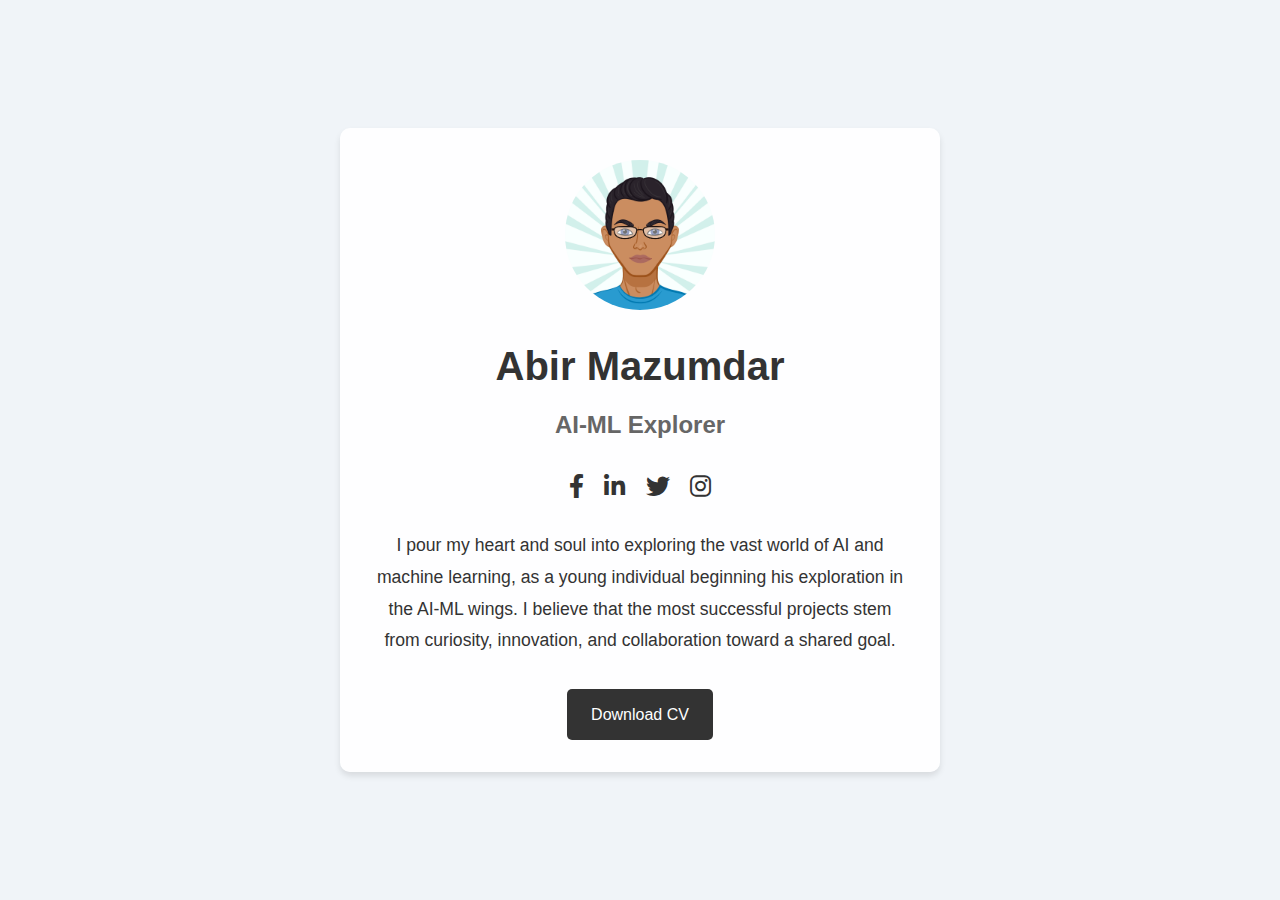
<file: index.html>
<!DOCTYPE html>
<html lang="en">
<head>
    <meta charset="UTF-8">
    <meta name="viewport" content="width=device-width, initial-scale=1.0">
    <title>Abir Mazumdar - AI-ML Explorer</title>
    <link rel="stylesheet" href="styles.css">
    <link rel="stylesheet" href="https://cdnjs.cloudflare.com/ajax/libs/font-awesome/6.0.0-beta3/css/all.min.css">
</head>
<body>
    <div class="container">
        <div class="profile">
            <img src="PIC2.png" alt="Abir Mazumdar" class="profile-pic">
            <h1>Abir Mazumdar</h1>
            <h2>AI-ML Explorer</h2>
            <div class="social-links">
                <a href="#" aria-label="Facebook"><i class="fab fa-facebook-f"></i></a>
                <a href="#" aria-label="LinkedIn"><i class="fab fa-linkedin-in"></i></a>
                <a href="#" aria-label="Twitter"><i class="fab fa-twitter"></i></a>
                <a href="#" aria-label="Instagram"><i class="fab fa-instagram"></i></a>
            </div>
            <p class="bio">
                I pour my heart and soul into exploring the vast world of AI and machine learning, 
                as a young individual beginning his exploration in the AI-ML wings. I believe that 
                the most successful projects stem from curiosity, innovation, and collaboration 
                toward a shared goal.
            </p>
            <a href="#" class="cv-button" aria-label="Download CV">Download CV</a>
        </div>
    </div>
    <script src="script.js"></script>
</body>
</html>
</file>
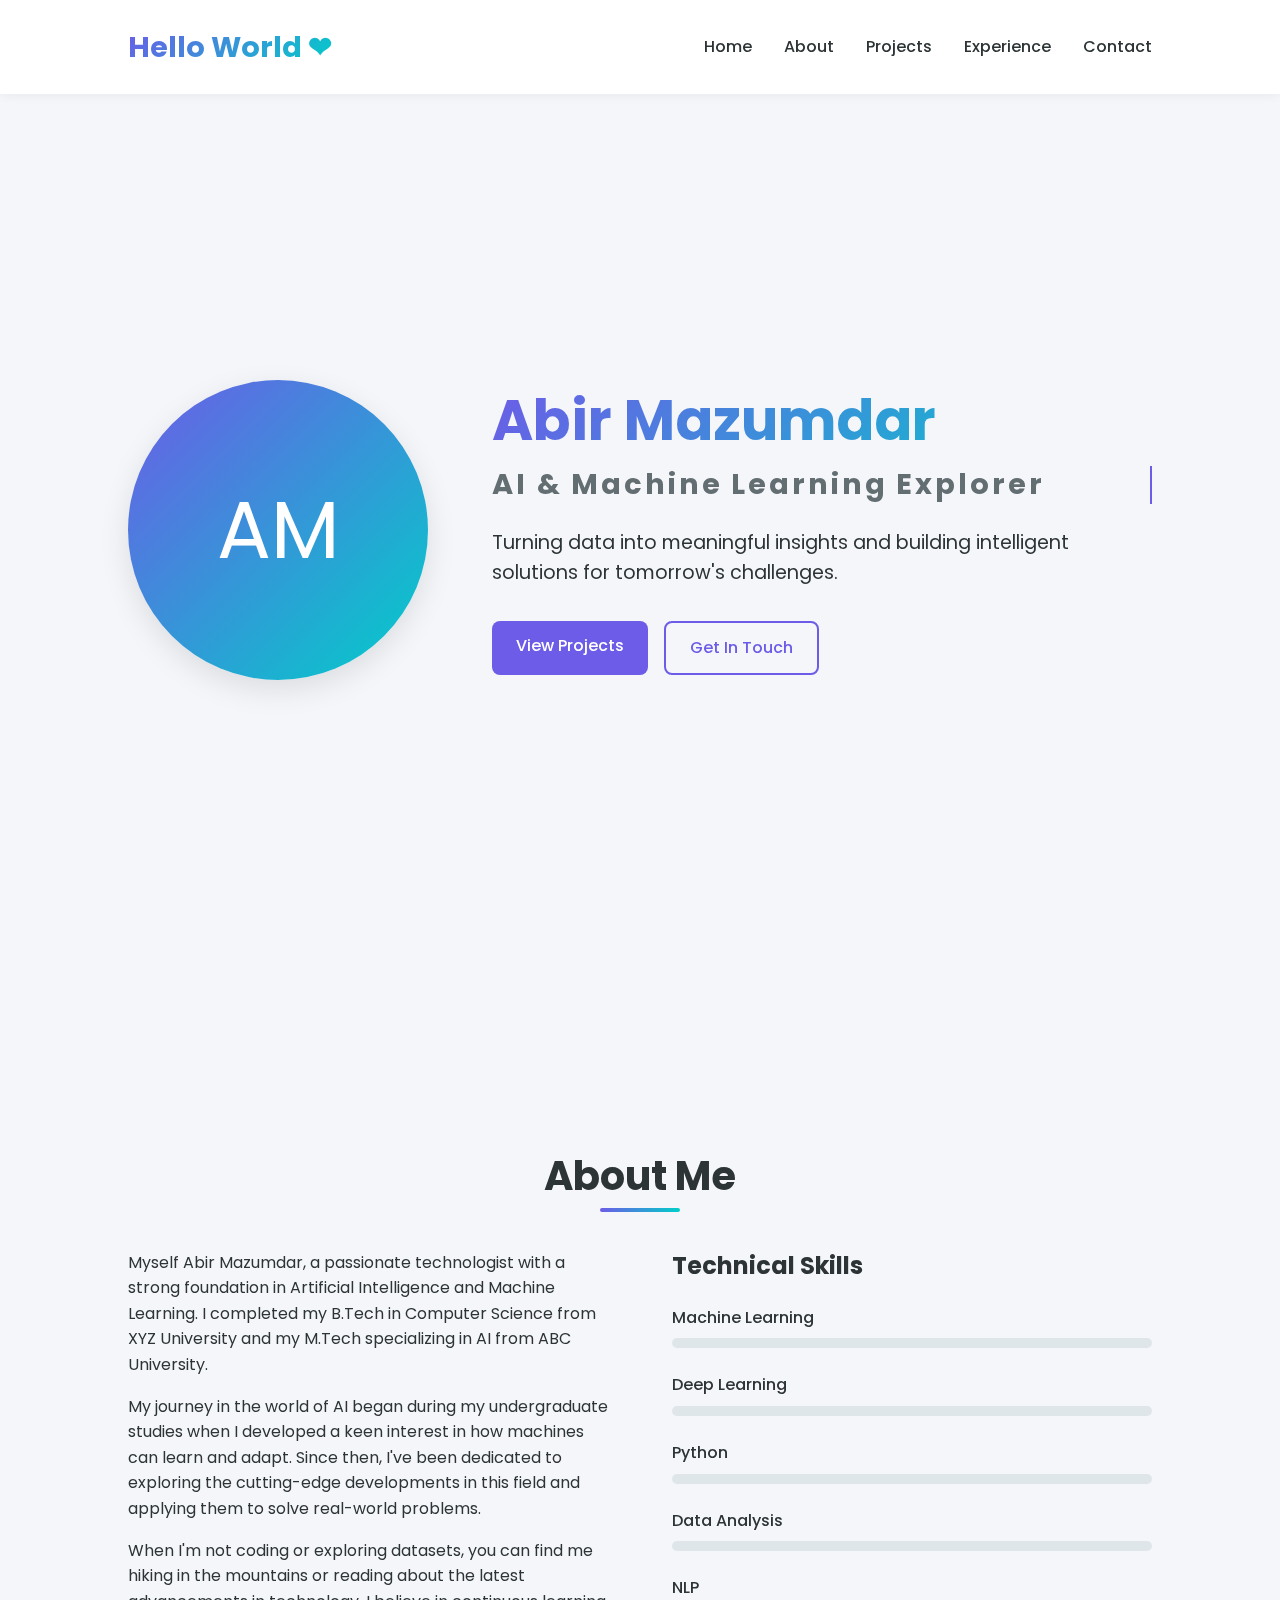
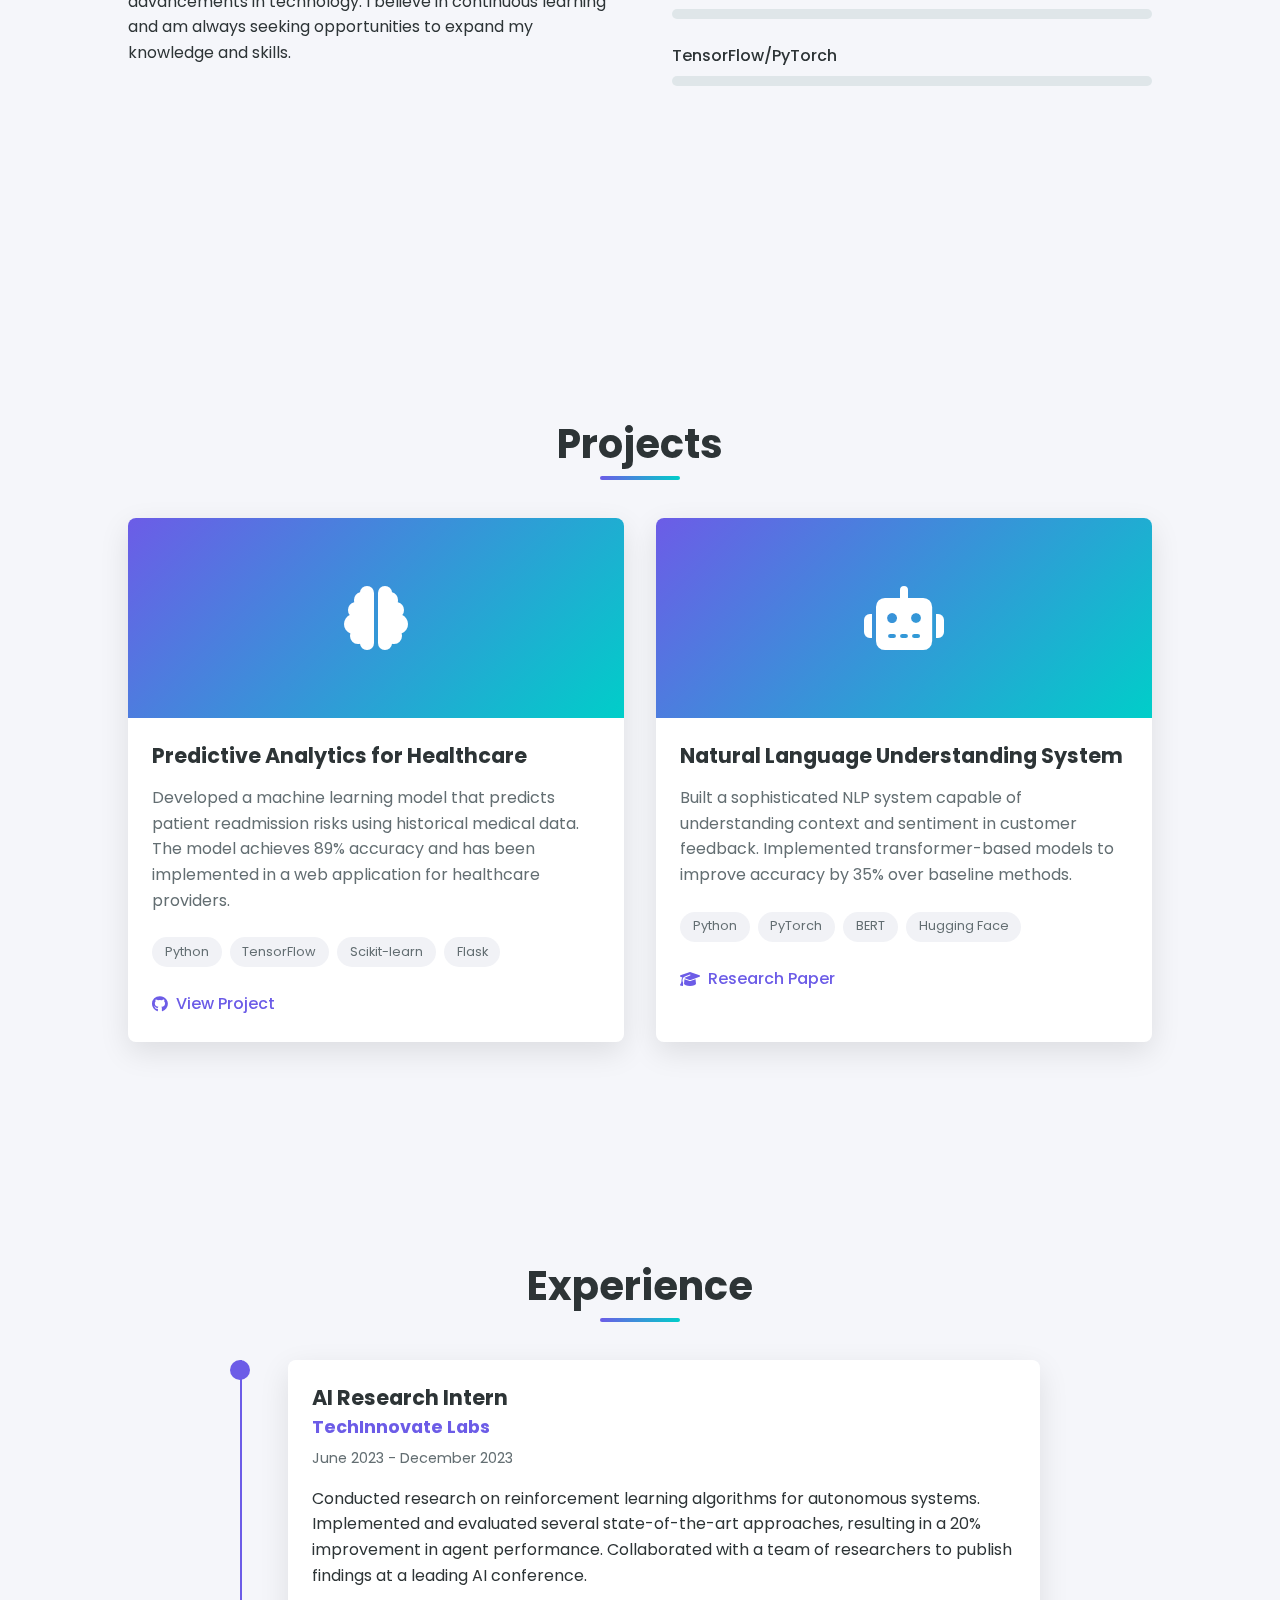
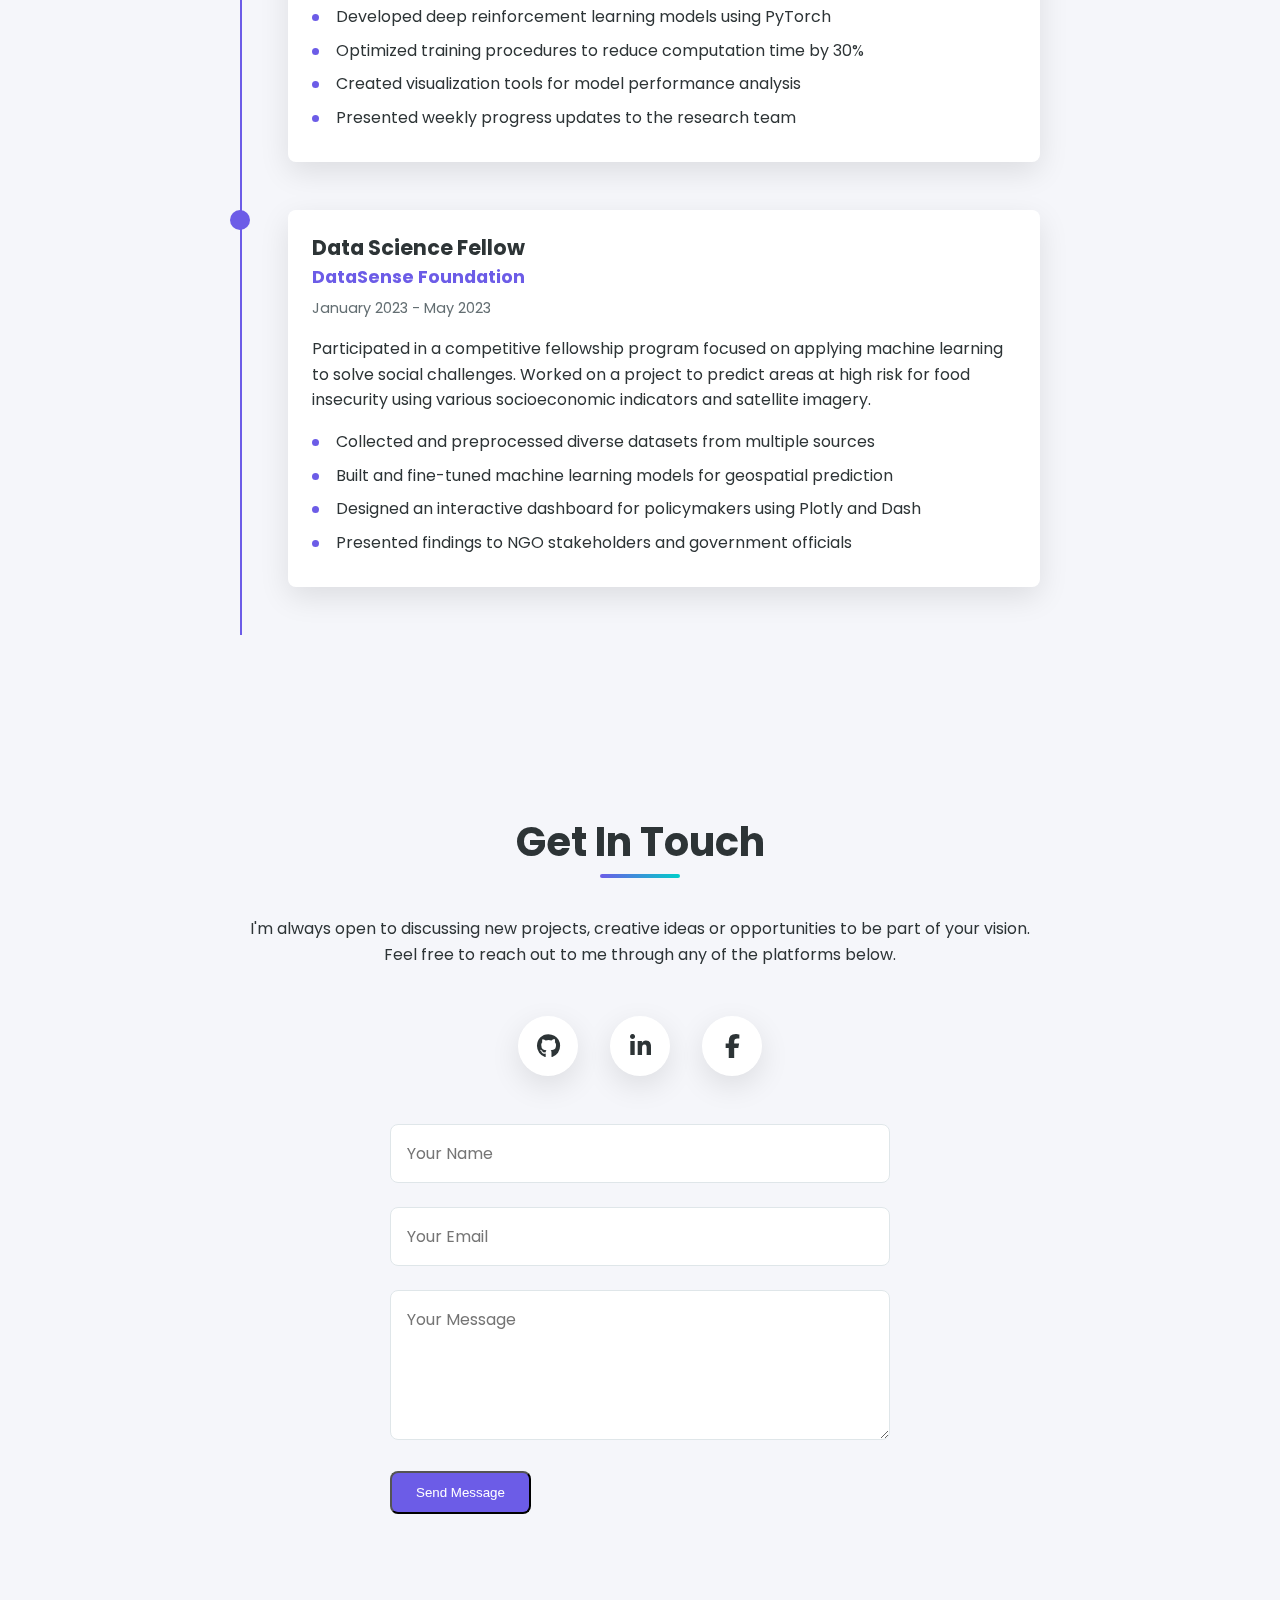
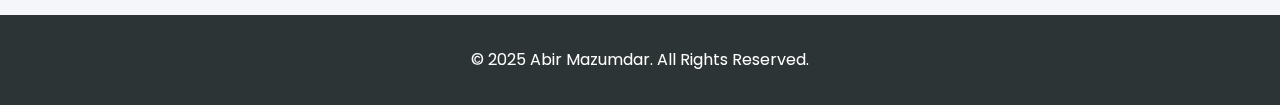
<file: New-One/index.html>
<!DOCTYPE html>
<html lang="en">
<head>
    <meta charset="UTF-8">
    <meta name="viewport" content="width=device-width, initial-scale=1.0">
    <title>Abir Mazumdar | Portfolio</title>
    <link rel="stylesheet" href="styles.css">
    <link rel="stylesheet" href="https://cdnjs.cloudflare.com/ajax/libs/font-awesome/6.4.0/css/all.min.css">
    <link href="https://fonts.googleapis.com/css2?family=Poppins:wght@300;400;500;600;700&display=swap" rel="stylesheet">
</head>
<body>
    <div class="carousel-background">
        <!-- Background carousel images will be loaded via JS -->
    </div>

    <header>
        <div class="logo">Hello World ❤</div>
        <nav>
            <ul class="nav-links">
                <li><a href="#home">Home</a></li>
                <li><a href="#about">About</a></li>
                <li><a href="#projects">Projects</a></li>
                <li><a href="#experience">Experience</a></li>
                <li><a href="#contact">Contact</a></li>
            </ul>
        </nav>
        <div class="burger">
            <div class="line1"></div>
            <div class="line2"></div>
            <div class="line3"></div>
        </div>
    </header>

    <main>
        <section id="home" class="section">
            <div class="profile-container">
                <div class="profile-image">
                    <!-- Placeholder for profile image -->
                    <div class="profile-placeholder">
                        <span>AM</span>
                    </div>
                </div>
                <div class="profile-content">
                    <h1>Abir Mazumdar</h1>
                    <h2 class="typewriter">AI & Machine Learning Explorer</h2>
                    <p>Turning data into meaningful insights and building intelligent solutions for tomorrow's challenges.</p>
                    <div class="cta-buttons">
                        <a href="#projects" class="btn primary">View Projects</a>
                        <a href="#contact" class="btn secondary">Get In Touch</a>
                    </div>
                </div>
            </div>
        </section>

        <section id="about" class="section">
            <h2>About Me</h2>
            <div class="about-container">
                <div class="about-text">
                    <p>Myself Abir Mazumdar, a passionate technologist with a strong foundation in Artificial Intelligence and Machine Learning. I completed my B.Tech in Computer Science from XYZ University and my M.Tech specializing in AI from ABC University.</p>
                    <p>My journey in the world of AI began during my undergraduate studies when I developed a keen interest in how machines can learn and adapt. Since then, I've been dedicated to exploring the cutting-edge developments in this field and applying them to solve real-world problems.</p>
                    <p>When I'm not coding or exploring datasets, you can find me hiking in the mountains or reading about the latest advancements in technology. I believe in continuous learning and am always seeking opportunities to expand my knowledge and skills.</p>
                </div>
                <div class="skills-container">
                    <h3>Technical Skills</h3>
                    <div class="skills">
                        <div class="skill">
                            <span>Machine Learning</span>
                            <div class="skill-bar">
                                <div class="skill-level" style="width: 90%"></div>
                            </div>
                        </div>
                        <div class="skill">
                            <span>Deep Learning</span>
                            <div class="skill-bar">
                                <div class="skill-level" style="width: 85%"></div>
                            </div>
                        </div>
                        <div class="skill">
                            <span>Python</span>
                            <div class="skill-bar">
                                <div class="skill-level" style="width: 95%"></div>
                            </div>
                        </div>
                        <div class="skill">
                            <span>Data Analysis</span>
                            <div class="skill-bar">
                                <div class="skill-level" style="width: 88%"></div>
                            </div>
                        </div>
                        <div class="skill">
                            <span>NLP</span>
                            <div class="skill-bar">
                                <div class="skill-level" style="width: 80%"></div>
                            </div>
                        </div>
                        <div class="skill">
                            <span>TensorFlow/PyTorch</span>
                            <div class="skill-bar">
                                <div class="skill-level" style="width: 82%"></div>
                            </div>
                        </div>
                    </div>
                </div>
            </div>
        </section>

        <section id="projects" class="section">
            <h2>Projects</h2>
            <div class="projects-container">
                <div class="project-card">
                    <div class="project-image">
                        <div class="project-placeholder">
                            <i class="fas fa-brain"></i>
                        </div>
                    </div>
                    <div class="project-content">
                        <h3>Predictive Analytics for Healthcare</h3>
                        <p>Developed a machine learning model that predicts patient readmission risks using historical medical data. The model achieves 89% accuracy and has been implemented in a web application for healthcare providers.</p>
                        <div class="project-technologies">
                            <span>Python</span>
                            <span>TensorFlow</span>
                            <span>Scikit-learn</span>
                            <span>Flask</span>
                        </div>
                        <a href="https://github.com/username/healthcare-analytics" target="_blank" class="project-link">
                            <i class="fab fa-github"></i> View Project
                        </a>
                    </div>
                </div>
                <div class="project-card">
                    <div class="project-image">
                        <div class="project-placeholder">
                            <i class="fas fa-robot"></i>
                        </div>
                    </div>
                    <div class="project-content">
                        <h3>Natural Language Understanding System</h3>
                        <p>Built a sophisticated NLP system capable of understanding context and sentiment in customer feedback. Implemented transformer-based models to improve accuracy by 35% over baseline methods.</p>
                        <div class="project-technologies">
                            <span>Python</span>
                            <span>PyTorch</span>
                            <span>BERT</span>
                            <span>Hugging Face</span>
                        </div>
                        <a href="https://scholar.google.com/example" target="_blank" class="project-link">
                            <i class="fas fa-graduation-cap"></i> Research Paper
                        </a>
                    </div>
                </div>
            </div>
        </section>

        <section id="experience" class="section">
            <h2>Experience</h2>
            <div class="timeline">
                <div class="timeline-item">
                    <div class="timeline-dot"></div>
                    <div class="timeline-content">
                        <h3>AI Research Intern</h3>
                        <h4>TechInnovate Labs</h4>
                        <p class="timeline-date">June 2023 - December 2023</p>
                        <p>Conducted research on reinforcement learning algorithms for autonomous systems. Implemented and evaluated several state-of-the-art approaches, resulting in a 20% improvement in agent performance. Collaborated with a team of researchers to publish findings at a leading AI conference.</p>
                        <ul class="responsibilities">
                            <li>Developed deep reinforcement learning models using PyTorch</li>
                            <li>Optimized training procedures to reduce computation time by 30%</li>
                            <li>Created visualization tools for model performance analysis</li>
                            <li>Presented weekly progress updates to the research team</li>
                        </ul>
                    </div>
                </div>
                <div class="timeline-item">
                    <div class="timeline-dot"></div>
                    <div class="timeline-content">
                        <h3>Data Science Fellow</h3>
                        <h4>DataSense Foundation</h4>
                        <p class="timeline-date">January 2023 - May 2023</p>
                        <p>Participated in a competitive fellowship program focused on applying machine learning to solve social challenges. Worked on a project to predict areas at high risk for food insecurity using various socioeconomic indicators and satellite imagery.</p>
                        <ul class="responsibilities">
                            <li>Collected and preprocessed diverse datasets from multiple sources</li>
                            <li>Built and fine-tuned machine learning models for geospatial prediction</li>
                            <li>Designed an interactive dashboard for policymakers using Plotly and Dash</li>
                            <li>Presented findings to NGO stakeholders and government officials</li>
                        </ul>
                    </div>
                </div>
            </div>
        </section>

        <section id="contact" class="section">
            <h2>Get In Touch</h2>
            <div class="contact-container">
                <div class="contact-text">
                    <p>I'm always open to discussing new projects, creative ideas or opportunities to be part of your vision. Feel free to reach out to me through any of the platforms below.</p>
                </div>
                <div class="social-links">
                    <a href="https://github.com/username" target="_blank" class="social-link github">
                        <i class="fab fa-github"></i>
                    </a>
                    <a href="https://linkedin.com/in/username" target="_blank" class="social-link linkedin">
                        <i class="fab fa-linkedin-in"></i>
                    </a>
                    <a href="https://facebook.com/username" target="_blank" class="social-link facebook">
                        <i class="fab fa-facebook-f"></i>
                    </a>
                </div>
                <div class="contact-form">
                    <form id="contactForm">
                        <div class="form-group">
                            <input type="text" id="name" name="name" placeholder="Your Name" required>
                        </div>
                        <div class="form-group">
                            <input type="email" id="email" name="email" placeholder="Your Email" required>
                        </div>
                        <div class="form-group">
                            <textarea id="message" name="message" placeholder="Your Message" required></textarea>
                        </div>
                        <button type="submit" class="btn primary">Send Message</button>
                    </form>
                </div>
            </div>
        </section>
    </main>

    <footer>
        <div class="footer-content">
            <p>&copy; 2025 Abir Mazumdar. All Rights Reserved.</p>
        </div>
    </footer>

    <script src="script.js"></script>
</body>
</html>
</file>
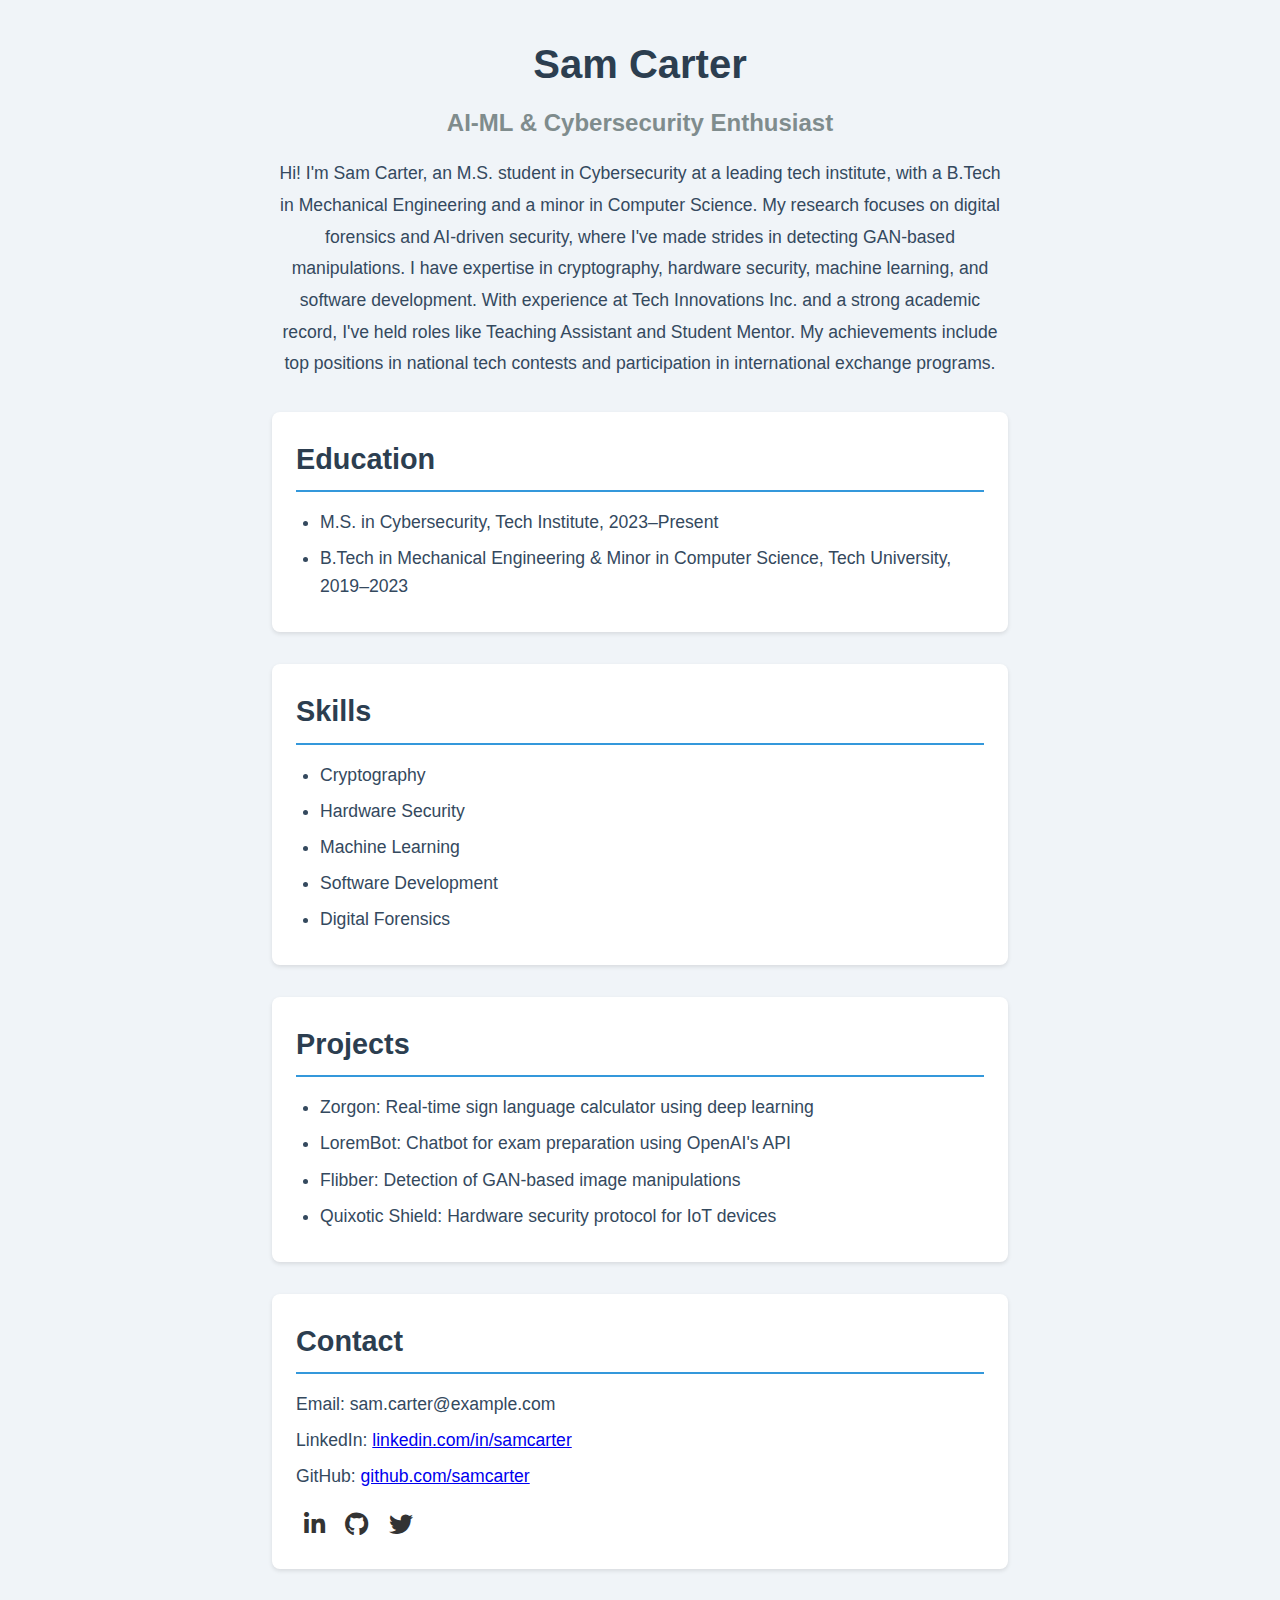
<file: Section-Wise-Slab Template/index.html>
<!DOCTYPE html>
<html lang="en">
<head>
    <meta charset="UTF-8">
    <meta name="viewport" content="width=device-width, initial-scale=1.0">
    <title>Sam Carter - AI-ML & Cybersecurity Portfolio</title>
    <link rel="stylesheet" href="styles.css">
    <link rel="stylesheet" href="https://cdnjs.cloudflare.com/ajax/libs/font-awesome/6.0.0-beta3/css/all.min.css">
</head>
<body>
    <div class="container">
        <header>
            <h1>Sam Carter</h1>
            <h2>AI-ML & Cybersecurity Enthusiast</h2>
            <p class="bio">
                Hi! I'm Sam Carter, an M.S. student in Cybersecurity at a leading tech institute, with a B.Tech in Mechanical Engineering and a minor in Computer Science. My research focuses on digital forensics and AI-driven security, where I've made strides in detecting GAN-based manipulations. I have expertise in cryptography, hardware security, machine learning, and software development. With experience at Tech Innovations Inc. and a strong academic record, I've held roles like Teaching Assistant and Student Mentor. My achievements include top positions in national tech contests and participation in international exchange programs.
            </p>
        </header>

        <section class="education">
            <h3>Education</h3>
            <ul>
                <li>M.S. in Cybersecurity, Tech Institute, 2023–Present</li>
                <li>B.Tech in Mechanical Engineering & Minor in Computer Science, Tech University, 2019–2023</li>
            </ul>
        </section>

        <section class="skills">
            <h3>Skills</h3>
            <ul>
                <li>Cryptography</li>
                <li>Hardware Security</li>
                <li>Machine Learning</li>
                <li>Software Development</li>
                <li>Digital Forensics</li>
            </ul>
        </section>

        <section class="projects">
            <h3>Projects</h3>
            <ul>
                <li>Zorgon: Real-time sign language calculator using deep learning</li>
                <li>LoremBot: Chatbot for exam preparation using OpenAI's API</li>
                <li>Flibber: Detection of GAN-based image manipulations</li>
                <li>Quixotic Shield: Hardware security protocol for IoT devices</li>
            </ul>
        </section>

        <section class="contact">
            <h3>Contact</h3>
            <p>Email: sam.carter@example.com</p>
            <p>LinkedIn: <a href="https://linkedin.com/in/samcarter" target="_blank">linkedin.com/in/samcarter</a></p>
            <p>GitHub: <a href="https://github.com/samcarter" target="_blank">github.com/samcarter</a></p>
            <div class="social-links">
                <a href="#" aria-label="LinkedIn"><i class="fab fa-linkedin-in"></i></a>
                <a href="#" aria-label="GitHub"><i class="fab fa-github"></i></a>
                <a href="#" aria-label="Twitter"><i class="fab fa-twitter"></i></a>
            </div>
        </section>
    </div>
    <script src="script.js"></script>
</body>
</html>
</file>
<file: styles.css>
* {
    margin: 0;
    padding: 0;
    box-sizing: border-box;
}

body {
    font-family: 'Arial', sans-serif;
    line-height: 1.6;
    color: #333;
    /* Remove static gradient here—JavaScript will handle it */
    background: #f0f4f8; /* Fallback light blue */
}

.container {
    min-height: 100vh;
    display: flex;
    justify-content: center;
    align-items: center;
}

.profile {
    text-align: center;
    padding: 2rem;
    background: rgba(255, 255, 255, 0.9);
    border-radius: 10px;
    box-shadow: 0 4px 6px rgba(0, 0, 0, 0.1);
    max-width: 600px;
    width: 90%;
}

.profile-pic {
    width: 150px;
    height: 150px;
    border-radius: 50%;
    object-fit: cover;
    margin-bottom: 1rem;
}

h1 {
    font-size: 2.5rem;
    margin-bottom: 0.5rem;
}

h2 {
    font-size: 1.5rem;
    color: #666;
    margin-bottom: 1rem;
}

.social-links {
    margin: 1.5rem 0;
}

.social-links a {
    display: inline-block;
    margin: 0 0.5rem;
    font-size: 1.5rem;
    color: #333;
    transition: color 0.3s ease, transform 0.3s ease;
}

.social-links a:hover {
    color: #007bff;
    transform: scale(1.2);
}

.bio {
    font-size: 1.1rem;
    margin-bottom: 2rem;
    line-height: 1.8;
}

.cv-button {
    display: inline-block;
    padding: 0.8rem 1.5rem;
    background-color: #333;
    color: white;
    text-decoration: none;
    border-radius: 5px;
    transition: background-color 0.3s ease, transform 0.3s ease;
}

.cv-button:hover {
    background-color: #007bff;
    transform: translateY(-2px);
}

/* Responsive Design */
@media (max-width: 480px) {
    .profile {
        padding: 1rem;
    }

    h1 {
        font-size: 2rem;
    }

    h2 {
        font-size: 1.2rem;
    }

    .profile-pic {
        width: 120px;
        height: 120px;
    }
}
</file>
<file: New-One/styles.css>
/* Base Styles */
:root {
    --primary-color: #6c5ce7;
    --secondary-color: #00cec9;
    --accent-color: #fd79a8;
    --dark-color: #2d3436;
    --light-color: #f5f6fa;
    --text-color: #2d3436;
    --text-light: #636e72;
    --transition: all 0.3s ease-in-out;
    --shadow: 0 10px 30px rgba(0, 0, 0, 0.1);
    --border-radius: 8px;
}

* {
    margin: 0;
    padding: 0;
    box-sizing: border-box;
}

html {
    scroll-behavior: smooth;
}

body {
    font-family: 'Poppins', sans-serif;
    color: var(--text-color);
    background-color: var(--light-color);
    line-height: 1.6;
    overflow-x: hidden;
}

a {
    text-decoration: none;
    color: inherit;
}

ul {
    list-style: none;
}

h1, h2, h3, h4 {
    line-height: 1.3;
}

.btn {
    display: inline-block;
    padding: 12px 24px;
    border-radius: var(--border-radius);
    font-weight: 500;
    cursor: pointer;
    transition: var(--transition);
    text-align: center;
}

.primary {
    background: var(--primary-color);
    color: white;
}

.primary:hover {
    background: #5a4dcf;
    transform: translateY(-3px);
    box-shadow: 0 10px 20px rgba(108, 92, 231, 0.2);
}

.secondary {
    background: transparent;
    color: var(--primary-color);
    border: 2px solid var(--primary-color);
}

.secondary:hover {
    background: rgba(108, 92, 231, 0.1);
    transform: translateY(-3px);
}

/* Background Carousel */
.carousel-background {
    position: fixed;
    top: 0;
    left: 0;
    width: 100%;
    height: 100%;
    z-index: -1;
    opacity: 0.05;
    background-size: cover;
    background-position: center;
    transition: background-image 1s ease-in-out;
}

/* Header */
header {
    display: flex;
    justify-content: space-between;
    align-items: center;
    padding: 1.5rem 10%;
    background: rgba(255, 255, 255, 0.95);
    box-shadow: 0 2px 10px rgba(0, 0, 0, 0.05);
    position: fixed;
    top: 0;
    left: 0;
    width: 100%;
    z-index: 1000;
    transition: var(--transition);
}

header.scrolled {
    padding: 1rem 10%;
    background: rgba(255, 255, 255, 0.98);
}

.logo {
    font-size: 1.8rem;
    font-weight: 700;
    color: var(--primary-color);
    background: linear-gradient(135deg, var(--primary-color), var(--secondary-color));
    -webkit-background-clip: text;
    background-clip: text;
    -webkit-text-fill-color: transparent;
}

.nav-links {
    display: flex;
    gap: 2rem;
}

.nav-links a {
    font-weight: 500;
    transition: var(--transition);
    position: relative;
}

.nav-links a::after {
    content: '';
    position: absolute;
    bottom: -5px;
    left: 0;
    width: 0;
    height: 2px;
    background: var(--primary-color);
    transition: var(--transition);
}

.nav-links a:hover {
    color: var(--primary-color);
}

.nav-links a:hover::after {
    width: 100%;
}

.burger {
    display: none;
    cursor: pointer;
}

.burger div {
    width: 25px;
    height: 3px;
    background-color: var(--text-color);
    margin: 5px;
    transition: var(--transition);
}

/* Main Content */
main {
    padding-top: 80px;
}

.section {
    min-height: 100vh;
    padding: 5rem 10%;
    display: flex;
    flex-direction: column;
    justify-content: center;
}

section h2 {
    font-size: 2.5rem;
    margin-bottom: 3rem;
    text-align: center;
    position: relative;
}

section h2::after {
    content: '';
    position: absolute;
    bottom: -10px;
    left: 50%;
    transform: translateX(-50%);
    width: 80px;
    height: 4px;
    background: linear-gradient(to right, var(--primary-color), var(--secondary-color));
    border-radius: 2px;
}

/* Home Section */
.profile-container {
    display: flex;
    align-items: center;
    gap: 4rem;
}

.profile-image {
    flex: 1;
    max-width: 300px;
}

.profile-placeholder {
    width: 100%;
    aspect-ratio: 1;
    border-radius: 50%;
    background: linear-gradient(135deg, var(--primary-color), var(--secondary-color));
    display: flex;
    justify-content: center;
    align-items: center;
    font-size: 5rem;
    color: white;
    box-shadow: var(--shadow);
}

.profile-content {
    flex: 2;
}

.profile-content h1 {
    font-size: 3.5rem;
    margin-bottom: 0.5rem;
    background: linear-gradient(135deg, var(--primary-color), var(--secondary-color));
    -webkit-background-clip: text;
    background-clip: text;
    -webkit-text-fill-color: transparent;
}

.profile-content h2 {
    font-size: 1.8rem;
    margin-bottom: 1.5rem;
    color: var(--text-light);
    text-align: left;
}

.profile-content h2::after {
    display: none;
}

.profile-content p {
    font-size: 1.2rem;
    margin-bottom: 2rem;
    max-width: 600px;
}

.typewriter {
    position: relative;
    overflow: hidden;
    border-right: 2px solid var(--primary-color);
    white-space: nowrap;
    margin: 0 auto;
    letter-spacing: 0.1em;
    animation: typing 3.5s steps(40, end), blink-caret 0.75s step-end infinite;
}

@keyframes typing {
    from { width: 0 }
    to { width: 100% }
}

@keyframes blink-caret {
    from, to { border-color: transparent }
    50% { border-color: var(--primary-color) }
}

.cta-buttons {
    display: flex;
    gap: 1rem;
}

/* About Section */
.about-container {
    display: flex;
    gap: 4rem;
    align-items: flex-start;
}

.about-text {
    flex: 1;
}

.about-text p {
    margin-bottom: 1rem;
}

.skills-container {
    flex: 1;
}

.skills-container h3 {
    margin-bottom: 1.5rem;
    font-size: 1.5rem;
}

.skill {
    margin-bottom: 1.5rem;
}

.skill span {
    display: block;
    margin-bottom: 0.5rem;
    font-weight: 500;
}

.skill-bar {
    height: 10px;
    background: #dfe6e9;
    border-radius: 5px;
    overflow: hidden;
}

.skill-level {
    height: 100%;
    background: linear-gradient(to right, var(--primary-color), var(--secondary-color));
    border-radius: 5px;
    transition: width 1s ease-in-out;
}

/* Projects Section */
.projects-container {
    display: grid;
    grid-template-columns: repeat(auto-fill, minmax(350px, 1fr));
    gap: 2rem;
}

.project-card {
    background: white;
    border-radius: var(--border-radius);
    overflow: hidden;
    box-shadow: var(--shadow);
    transition: var(--transition);
}

.project-card:hover {
    transform: translateY(-10px);
    box-shadow: 0 15px 30px rgba(0, 0, 0, 0.15);
}

.project-image {
    height: 200px;
    overflow: hidden;
}

.project-placeholder {
    width: 100%;
    height: 100%;
    background: linear-gradient(135deg, var(--primary-color), var(--secondary-color));
    display: flex;
    justify-content: center;
    align-items: center;
    font-size: 4rem;
    color: white;
}

.project-content {
    padding: 1.5rem;
}

.project-content h3 {
    margin-bottom: 1rem;
    font-size: 1.3rem;
}

.project-content p {
    color: var(--text-light);
    margin-bottom: 1.5rem;
}

.project-technologies {
    display: flex;
    flex-wrap: wrap;
    gap: 0.5rem;
    margin-bottom: 1.5rem;
}

.project-technologies span {
    font-size: 0.8rem;
    padding: 0.3rem 0.8rem;
    background: #f1f2f6;
    border-radius: 20px;
    color: var(--text-light);
}

.project-link {
    display: inline-flex;
    align-items: center;
    color: var(--primary-color);
    font-weight: 500;
    transition: var(--transition);
}

.project-link i {
    margin-right: 0.5rem;
}

.project-link:hover {
    color: var(--secondary-color);
}

/* Experience Section */
.timeline {
    position: relative;
    max-width: 800px;
    margin: 0 auto;
}

.timeline::before {
    content: '';
    position: absolute;
    top: 0;
    left: 0;
    width: 2px;
    height: 100%;
    background: var(--primary-color);
}

.timeline-item {
    position: relative;
    padding-left: 3rem;
    margin-bottom: 3rem;
}

.timeline-dot {
    position: absolute;
    left: -10px;
    top: 0;
    width: 20px;
    height: 20px;
    border-radius: 50%;
    background: var(--primary-color);
}

.timeline-content {
    background: white;
    padding: 1.5rem;
    border-radius: var(--border-radius);
    box-shadow: var(--shadow);
}

.timeline-content h3 {
    margin-bottom: 0.3rem;
    font-size: 1.3rem;
}

.timeline-content h4 {
    color: var(--primary-color);
    margin-bottom: 0.5rem;
    font-size: 1.1rem;
}

.timeline-date {
    font-size: 0.9rem;
    color: var(--text-light);
    margin-bottom: 1rem;
}

.responsibilities {
    margin-top: 1rem;
}

.responsibilities li {
    position: relative;
    padding-left: 1.5rem;
    margin-bottom: 0.5rem;
}

.responsibilities li::before {
    content: '';
    position: absolute;
    left: 0;
    top: 10px;
    width: 7px;
    height: 7px;
    border-radius: 50%;
    background: var(--primary-color);
}

/* Contact Section */
.contact-container {
    max-width: 800px;
    margin: 0 auto;
}

.contact-text {
    text-align: center;
    margin-bottom: 3rem;
}

.social-links {
    display: flex;
    justify-content: center;
    gap: 2rem;
    margin-bottom: 3rem;
}

.social-link {
    width: 60px;
    height: 60px;
    border-radius: 50%;
    display: flex;
    justify-content: center;
    align-items: center;
    font-size: 1.5rem;
    transition: var(--transition);
    background: white;
    box-shadow: var(--shadow);
}

.social-link:hover {
    transform: translateY(-5px);
}

.github:hover {
    background: #333;
    color: white;
    box-shadow: 0 10px 20px rgba(0, 0, 0, 0.2);
}

.linkedin:hover {
    background: #0077B5;
    color: white;
    box-shadow: 0 10px 20px rgba(0, 119, 181, 0.2);
}

.facebook:hover {
    background: #3b5998;
    color: white;
    box-shadow: 0 10px 20px rgba(59, 89, 152, 0.2);
}

.contact-form {
    max-width: 500px;
    margin: 0 auto;
}

.form-group {
    margin-bottom: 1.5rem;
}

.form-group input,
.form-group textarea {
    width: 100%;
    padding: 1rem;
    border: 1px solid #dfe6e9;
    border-radius: var(--border-radius);
    font-family: inherit;
    font-size: 1rem;
    transition: var(--transition);
}

.form-group input:focus,
.form-group textarea:focus {
    outline: none;
    border-color: var(--primary-color);
    box-shadow: 0 0 0 3px rgba(108, 92, 231, 0.1);
}

.form-group textarea {
    height: 150px;
    resize: vertical;
}

/* Footer */
footer {
    background: var(--dark-color);
    color: white;
    padding: 2rem 0;
    text-align: center;
}

/* Responsive Design */
@media screen and (max-width: 1024px) {
    .section {
        padding: 5rem 8%;
    }
    
    .profile-container {
        flex-direction: column;
        text-align: center;
        gap: 2rem;
    }
    
    .profile-content h1 {
        font-size: 3rem;
    }
    
    .profile-content h2 {
        font-size: 1.5rem;
        text-align: center;
    }
    
    .profile-content p {
        margin: 0 auto 2rem;
    }
    
    .cta-buttons {
        justify-content: center;
    }
    
    .about-container {
        flex-direction: column;
        gap: 3rem;
    }
}

@media screen and (max-width: 768px) {
    body {
        overflow-x: hidden;
    }
    
    .nav-links {
        position: absolute;
        right: 0;
        top: 80px;
        height: calc(100vh - 80px);
        background: white;
        flex-direction: column;
        width: 50%;
        transform: translateX(100%);
        transition: transform 0.5s ease-in;
        box-shadow: -5px 0 10px rgba(0, 0, 0, 0.1);
        padding: 2rem;
        gap: 3rem;
    }
    
    .nav-links li {
        opacity: 0;
    }
    
    .burger {
        display: block;
    }
    
    .section {
        padding: 4rem 5%;
    }
    
    section h2 {
        font-size: 2rem;
    }
    
    .projects-container {
        grid-template-columns: 1fr;
    }
}

.nav-active {
    transform: translateX(0%);
}

@keyframes navLinkFade {
    from {
        opacity: 0;
        transform: translateX(50px);
    }
    to {
        opacity: 1;
        transform: translateX(0);
    }
}

.toggle .line1 {
    transform: rotate(-45deg) translate(-5px, 6px);
}

.toggle .line2 {
    opacity: 0;
}

.toggle .line3 {
    transform: rotate(45deg) translate(-5px, -6px);
}
</file>
<file: Section-Wise-Slab Template/styles.css>
* {
    margin: 0;
    padding: 0;
    box-sizing: border-box;
}

body {
    font-family: 'Arial', sans-serif;
    line-height: 1.6;
    color: #333;
    background-color: #f0f4f8;
}

.container {
    max-width: 800px;
    margin: 0 auto;
    padding: 2rem;
}

header {
    text-align: center;
    margin-bottom: 2rem;
}

h1 {
    font-size: 2.5rem;
    color: #2c3e50;
    margin-bottom: 0.5rem;
}

h2 {
    font-size: 1.5rem;
    color: #7f8c8d;
    margin-bottom: 1rem;
}

.bio {
    font-size: 1.1rem;
    margin-bottom: 1.5rem;
    line-height: 1.8;
    color: #34495e;
}

section {
    margin-bottom: 2rem;
    background: #fff;
    padding: 1.5rem;
    border-radius: 8px;
    box-shadow: 0 2px 4px rgba(0, 0, 0, 0.1);
}

h3 {
    font-size: 1.8rem;
    color: #2c3e50;
    margin-bottom: 1rem;
    border-bottom: 2px solid #3498db;
    padding-bottom: 0.5rem;
}

ul {
    list-style-type: disc;
    padding-left: 1.5rem;
}

li {
    margin-bottom: 0.5rem;
    font-size: 1.1rem;
    color: #34495e;
}

.contact p {
    margin-bottom: 0.5rem;
    font-size: 1.1rem;
    color: #34495e;
}

.social-links {
    margin-top: 1rem;
}

.social-links a {
    display: inline-block;
    margin: 0 0.5rem;
    font-size: 1.5rem;
    color: #333;
    transition: color 0.3s ease, transform 0.3s ease;
}

.social-links a:hover {
    color: #3498db;
    transform: scale(1.2);
}

/* Responsive Design */
@media (max-width: 600px) {
    .container {
        padding: 1rem;
    }

    h1 {
        font-size: 2rem;
    }

    h2 {
        font-size: 1.2rem;
    }

    h3 {
        font-size: 1.5rem;
    }

    .bio, li, .contact p {
        font-size: 1rem;
    }
}
</file>
